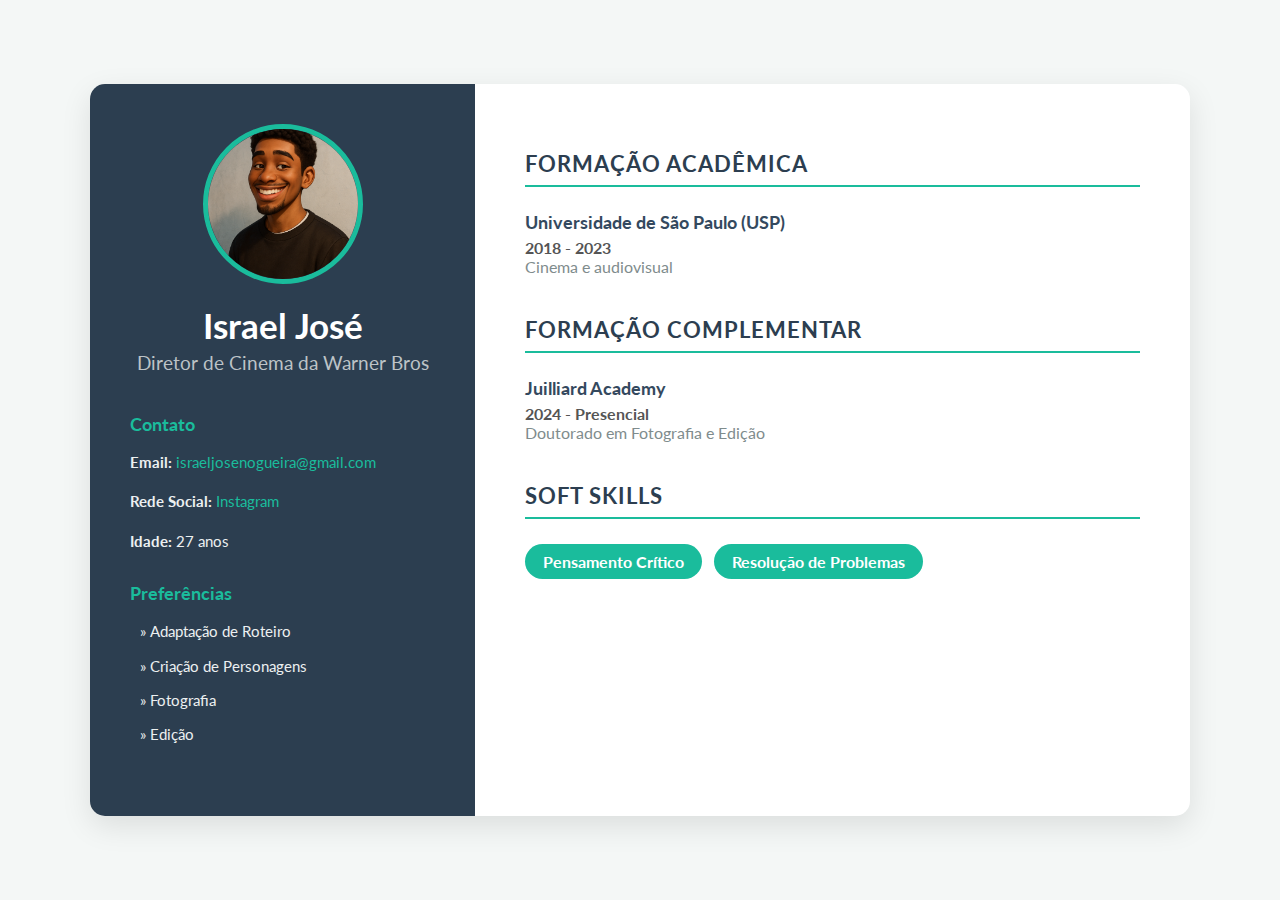
<file: curriculoWeb/index.html>
<!DOCTYPE html>
<html lang="pt-BR">
<head>
  <meta charset="UTF-8">
  <meta name="viewport" content="width=device-width, initial-scale=1.0">
  <title>Israel José - Diretor de Cinema</title>
  <link rel="icon" href="imagens/curriculo.png">
  <link rel="stylesheet" href="estilos/novo_estilo_curriculo.css">
</head>
<body>
  
<div class="container">
  
  <aside class="left-column">
    <div class="profile-container">
      <div class="profile-pic">
        <img src="../imagens/israelperfil.png" alt="Avatar de Israel José">
      </div>
      <h1>Israel José</h1>
      <h2>Diretor de Cinema da Warner Bros</h2>
    </div>

    <div class="contact-info">
      <h3>Contato</h3>
      <p><strong>Email:</strong> <a href="mailto:israeljosenogueira@gmail.com">israeljosenogueira@gmail.com</a></p>
      <p><strong>Rede Social:</strong> <a href="https://www.instagram.com/israeljosenogueira?igsh=MW5xZHBrN3owNjhsYQ==" target="_blank">Instagram</a></p>
      <p><strong>Idade:</strong> 27 anos</p>
    </div>

    <div class="preferences">
      <h3>Preferências</h3>
      <ul>
          <li>Adaptação de Roteiro</li>
          <li>Criação de Personagens</li>
          <li>Fotografia</li>
          <li>Edição</li>
      </ul>
    </div>
  </aside>
  
  <main class="right-column">
    <ol class="sections-list">

      <li class="section">
        <h2>Formação Acadêmica</h2>
        <div class="timeline-item">
          <div class="timeline-content">
            <h3><a href="https://ufmg.br/" target="_blank">Universidade de São Paulo (USP)</a></h3>
            <p><strong>2018 - 2023</strong></p>
            <p>Cinema e audiovisual</p>
          </div>
        </div>
      </li>

      <li class="section">
        <h2>Formação Complementar</h2>
        <div class="timeline-item">
          <div class="timeline-content">
            <h3><a href="https://www.juilliard.edu/" target="_blank">Juilliard Academy</a></h3>
            <p><strong>2024 - Presencial</strong></p>
            <p>Doutorado em Fotografia e Edição</p>
          </div>
        </div>
      </li>

      <li class="section">
        <h2>Soft Skills</h2>
        <div class="skills">
            <a href="conceitos/pensamento_critico.html" class="skill-tag">Pensamento Crítico</a>
            <a href="conceitos/resolucao_problemas.html" class="skill-tag">Resolução de Problemas</a>
        </div>
      </li>

    </ol>
  </main>

</div>

</body>
</html>
</file>
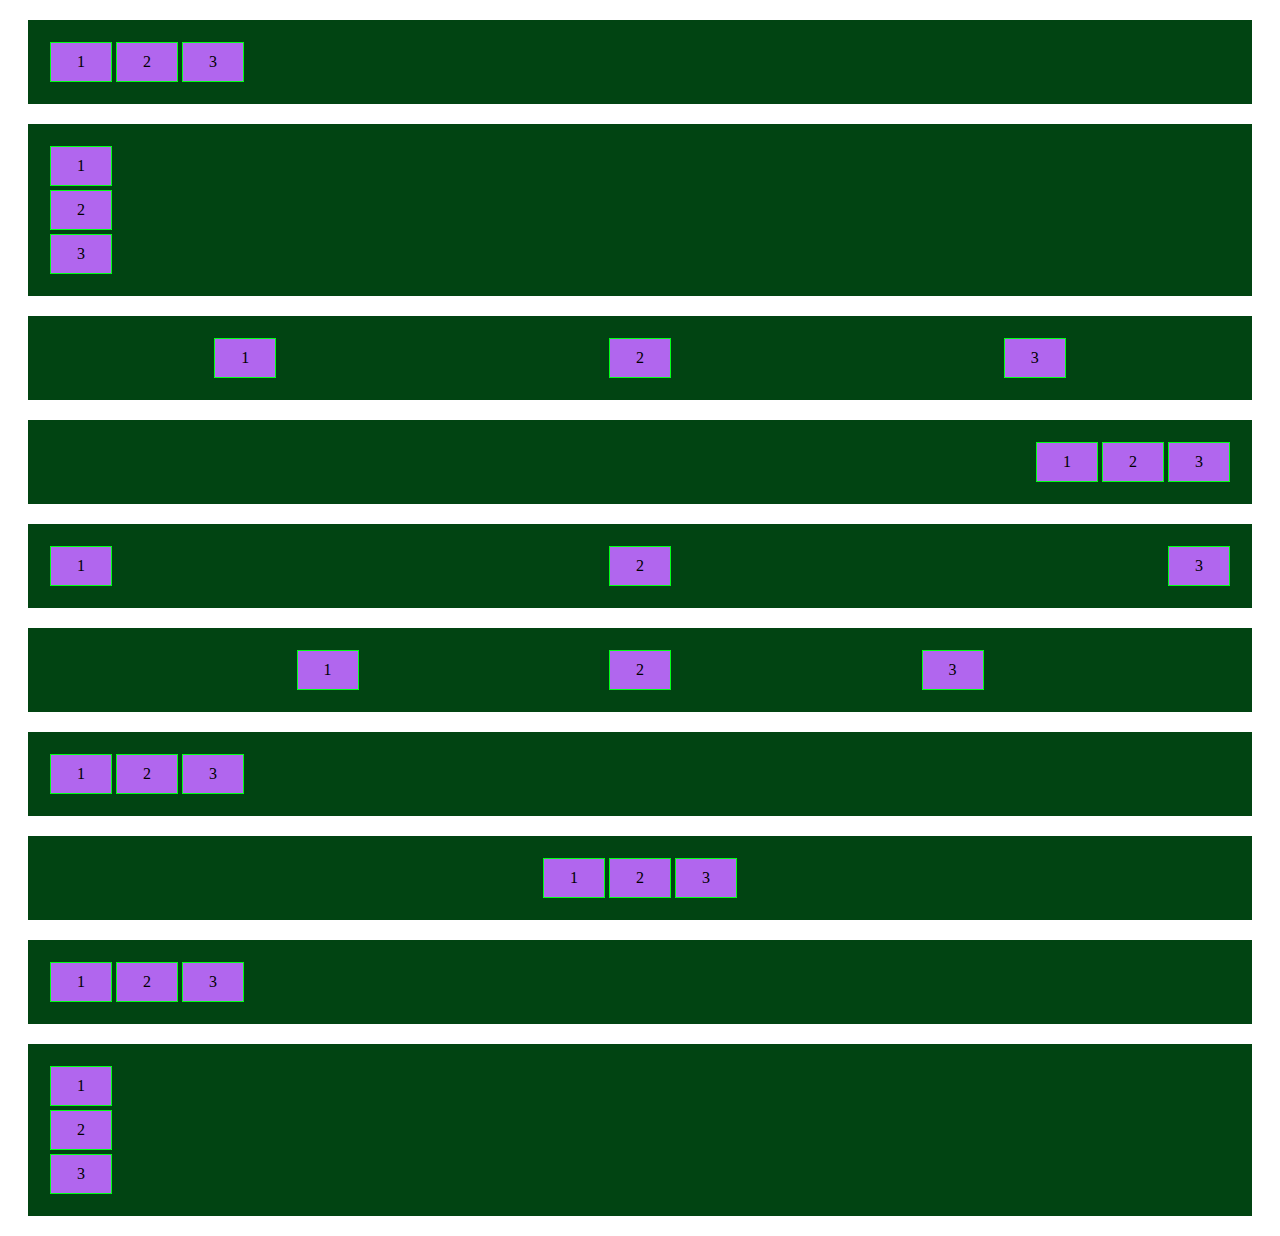
<file: flexbox.html>
<!DOCTYPE html>
<html lang="pt-br">
<head>
  <meta charset="UTF-8">
  <title>Flexbox Exemplos</title>
  <style>
    .container {
      background: #ffffff;
      margin: 20px;
      padding: 10px;
      display: flex;
    }
    .item {
      background: rgb(177, 102, 238);
      margin: 2px;
      padding: 10px;
      border: 1px solid #02ff17;
    }

    .ex1 {
      justify-content: flex-end;
      flex-direction: row-reverse;
    }

    .ex2 {
      flex-direction: column-reverse;
      align-items: flex-start;
    }

    .ex3 {
      justify-content: space-around;
    }

    .ex4 {
      justify-content: flex-end;
    }

    .ex5 {
      justify-content: space-between;
    }

    .ex6 {
      justify-content: space-evenly;
    }

    .ex7 {
      justify-content: flex-start;
    }

    .ex8 {
      justify-content: center;
    }

    .ex9 {
      justify-content: flex-start;
    }

    .ex10 {
      flex-direction: column;
      align-items: flex-start;
    }

    .container > div {
      width: 40px;
      text-align: center;
    }

    .box {
      background-color: #014412;
      padding: 20px;
    }
  </style>
</head>
<body>

  <div class="box ex1 container">
    <div class="item">3</div>
    <div class="item">2</div>
    <div class="item">1</div>
  </div>

  <div class="box ex2 container">
    <div class="item">3</div>
    <div class="item">2</div>
    <div class="item">1</div>
  </div>

  <div class="box ex3 container">
    <div class="item">1</div>
    <div class="item">2</div>
    <div class="item">3</div>
  </div>

  <div class="box ex4 container">
    <div class="item">1</div>
    <div class="item">2</div>
    <div class="item">3</div>
  </div>

  <div class="box ex5 container">
    <div class="item">1</div>
    <div class="item">2</div>
    <div class="item">3</div>
  </div>

  <div class="box ex6 container">
    <div class="item">1</div>
    <div class="item">2</div>
    <div class="item">3</div>
  </div>

  <div class="box ex7 container">
    <div class="item">1</div>
    <div class="item">2</div>
    <div class="item">3</div>
  </div>

  <div class="box ex8 container">
    <div class="item">1</div>
    <div class="item">2</div>
    <div class="item">3</div>
  </div>

  <div class="box ex9 container">
    <div class="item">1</div>
    <div class="item">2</div>
    <div class="item">3</div>
  </div>

  <div class="box ex10 container">
    <div class="item">1</div>
    <div class="item">2</div>
    <div class="item">3</div>
  </div>

</body>
</html>
</file>
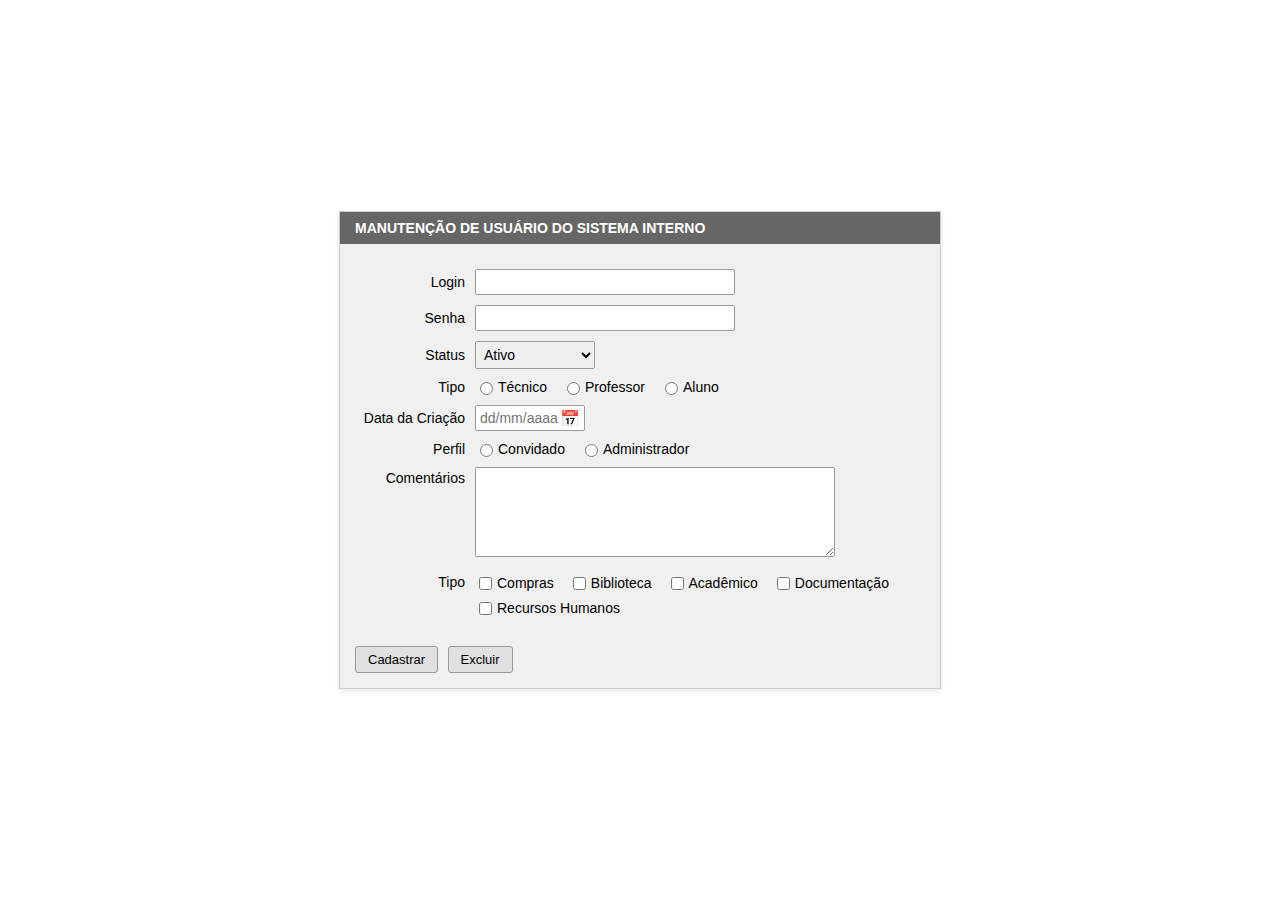
<file: formulario.html>
<!DOCTYPE html>
<html lang="pt-br">
<head>
<meta charset="UTF-8">
<meta name="viewport" content="width=device-width, initial-scale=1.0">
<title>Manutenção de Usuário do Sistema Interno</title>
<style>
    /* Estilos Gerais */
    body {
        font-family: Arial, Helvetica, sans-serif;
        background-color: #fff;
        display: flex;
        justify-content: center;
        align-items: center;
        height: 100vh;
        margin: 0;
    }

    /* Container Principal do Formulário */
    .form-container {
        border: 1px solid #ccc;
        background-color: #f0f0f0;
        width: 600px;
        padding: 0;
        box-shadow: 0 2px 5px rgba(0,0,0,0.1);
    }

    /* Cabeçalho do Formulário */
    .form-header {
        background-color: #666;
        color: white;
        padding: 8px 15px;
        font-weight: bold;
        font-size: 14px;
        margin-bottom: 20px;
    }

    /* Tabela para alinhamento do formulário */
    .form-table {
        border-collapse: collapse;
        width: 100%;
        padding: 0 15px;
    }

    .form-table td {
        padding: 5px;
        vertical-align: middle;
    }

    /* Estilo para as labels (texto à esquerda) */
    .form-table td.label {
        text-align: right;
        width: 120px;
        font-size: 14px;
        font-weight: normal;
    }

    /* Estilos para os campos de entrada */
    input[type="text"],
    input[type="password"],
    select,
    textarea {
        border: 1px solid #999;
        padding: 4px;
        border-radius: 2px;
        font-size: 14px;
    }

    input[type="text"],
    input[type="password"] {
        width: 250px;
    }

    select {
        width: 120px;
    }

    /* Placeholder para o campo de data */
    .date-input-wrapper {
        position: relative;
        display: inline-block;
    }
    
    .date-input-wrapper input {
        width: 100px;
    }

    .date-input-wrapper::after {
        content: '📅';
        position: absolute;
        right: 5px;
        top: 50%;
        transform: translateY(-50%);
        font-size: 16px;
        pointer-events: none;
    }
    
    /* Área de texto para comentários */
    textarea {
        width: 350px;
        height: 80px;
        resize: vertical;
    }

    /* Alinhamento de radio buttons e checkboxes */
    .options-group, .checkbox-group {
        display: flex;
        align-items: center;
        flex-wrap: wrap;
    }
    
    .options-group label, .checkbox-group label {
        margin-right: 15px;
        font-size: 14px;
        display: flex;
        align-items: center;
    }
    
    input[type="radio"], input[type="checkbox"] {
        margin-right: 5px;
    }

    /* Linha dos checkboxes */
    .checkbox-group {
        line-height: 1.8;
    }
    
    /* Container dos botões */
    .form-buttons {
        padding: 20px 15px 15px 15px;
    }

    /* Estilo dos botões */
    .btn {
        padding: 5px 12px;
        border: 1px solid #999;
        background-color: #e0e0e0;
        font-size: 13px;
        cursor: pointer;
        margin-right: 5px;
        border-radius: 3px;
    }
    
    .btn:hover {
        background-color: #d0d0d0;
    }
</style>
</head>
<body>

<div class="form-container">
    <div class="form-header">
        MANUTENÇÃO DE USUÁRIO DO SISTEMA INTERNO
    </div>

    <form action="#" method="post">
        <table class="form-table">
            <tbody>
                <tr>
                    <td class="label">Login</td>
                    <td><input type="text" name="login"></td>
                </tr>
                <tr>
                    <td class="label">Senha</td>
                    <td><input type="password" name="senha"></td>
                </tr>
                <tr>
                    <td class="label">Status</td>
                    <td>
                        <select name="status">
                            <option value="ativo" selected>Ativo</option>
                            <option value="inativo">Inativo</option>
                        </select>
                    </td>
                </tr>
                <tr>
                    <td class="label">Tipo</td>
                    <td class="options-group">
                        <label><input type="radio" name="tipo_usuario" value="tecnico"> Técnico</label>
                        <label><input type="radio" name="tipo_usuario" value="professor"> Professor</label>
                        <label><input type="radio" name="tipo_usuario" value="aluno"> Aluno</label>
                    </td>
                </tr>
                <tr>
                    <td class="label">Data da Criação</td>
                    <td>
                        <div class="date-input-wrapper">
                             <input type="text" name="data_criacao" placeholder="dd/mm/aaaa">
                        </div>
                    </td>
                </tr>
                <tr>
                    <td class="label">Perfil</td>
                    <td class="options-group">
                        <label><input type="radio" name="perfil" value="convidado"> Convidado</label>
                        <label><input type="radio" name="perfil" value="administrador"> Administrador</label>
                    </td>
                </tr>
                <tr>
                    <td class="label" style="vertical-align: top; padding-top: 8px;">Comentários</td>
                    <td><textarea name="comentarios"></textarea></td>
                </tr>
                <tr>
                    <td class="label" style="vertical-align: top; padding-top: 8px;">Tipo</td>
                    <td class="checkbox-group">
                        <label><input type="checkbox" name="tipo_acesso[]" value="compras"> Compras</label>
                        <label><input type="checkbox" name="tipo_acesso[]" value="biblioteca"> Biblioteca</label>
                        <label><input type="checkbox" name="tipo_acesso[]" value="academico"> Acadêmico</label>
                        <label><input type="checkbox" name="tipo_acesso[]" value="documentacao"> Documentação</label>
                        <label><input type="checkbox" name="tipo_acesso[]" value="rh"> Recursos Humanos</label>
                    </td>
                </tr>
            </tbody>
        </table>
        
        <div class="form-buttons">
            <button type="submit" class="btn">Cadastrar</button>
            <button type="button" class="btn">Excluir</button>
        </div>
    </form>
</div>

</body>
</html>
</file>
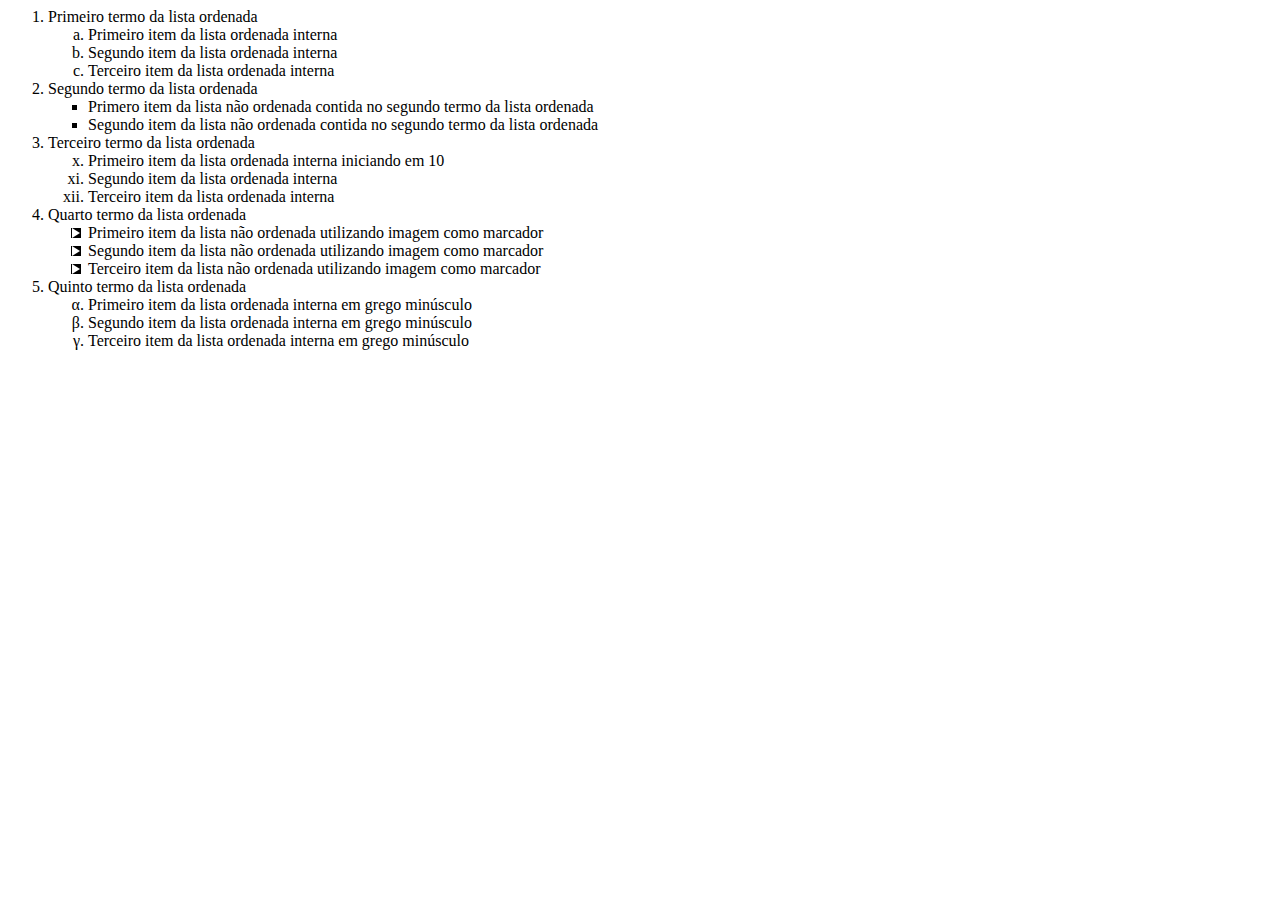
<file: lista.html>
<HTML>
    <head>
    <style>
        ol{
            list-style: decimal;

        }
    </style>
    </head>
    <body>
        <ol>
            <li>Primeiro termo da lista ordenada</li>

            <ol style="list-style: lower-alpha;">
                <li>Primeiro item da lista ordenada interna</li>
                <li>Segundo item da lista ordenada interna</li>
                <li>Terceiro item da lista ordenada interna</li>
            </ol>

            <li>Segundo termo da lista ordenada</li>

            <ul style="list-style: square;">
                <li>Primero item da lista não ordenada contida no segundo termo da lista ordenada</li>
                <li>Segundo item da lista não ordenada contida no segundo termo da lista ordenada</li>
            </ul>

            <li>Terceiro termo da lista ordenada</li>

            <ol style="list-style: lower-roman;" start="10">
                <li>Primeiro item da lista ordenada interna iniciando em 10</li>
                <li>Segundo item da lista ordenada interna</li>
                <li>Terceiro item da lista ordenada interna</li>
            </ol>

            <li>Quarto termo da lista ordenada</li>

            <ul style="list-style-image: url('imagens/seta.gif')";>
                <li>Primeiro item da lista não ordenada utilizando imagem como marcador</li>
                <li>Segundo item da lista não ordenada utilizando imagem como marcador</li>
                <li>Terceiro item da lista não ordenada utilizando imagem como marcador</li>
            </ul>

            <li>Quinto termo da lista ordenada</li>

            <ul style="list-style: lower-greek;">
                <li>Primeiro item da lista ordenada interna em grego minúsculo</li>
                <li>Segundo item da lista ordenada interna em grego minúsculo</li>
                <li>Terceiro item da lista ordenada interna em grego minúsculo</li>
            </ul>

        </ol>
        
    </body>
</HTML>
</file>
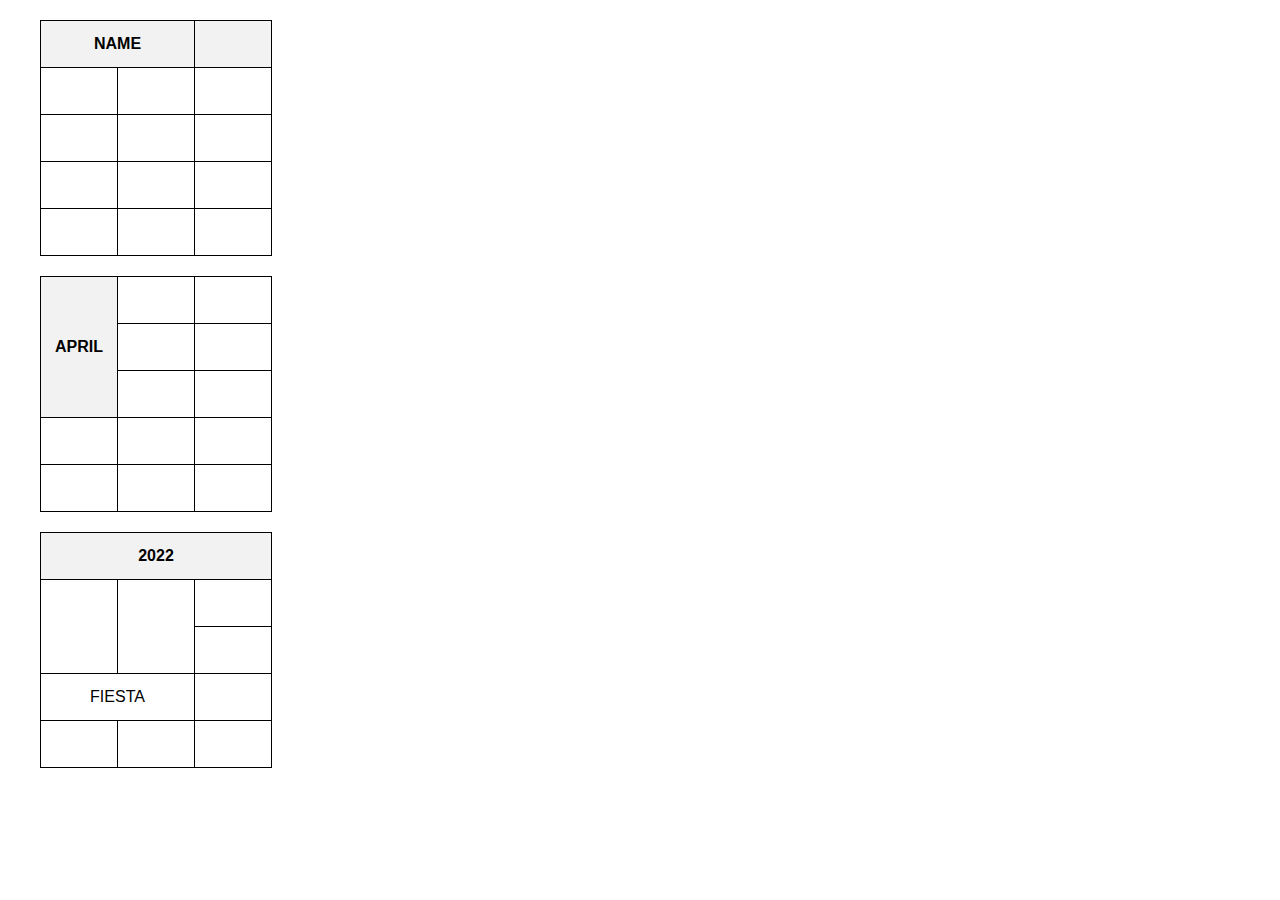
<file: tabela.html>
<!DOCTYPE html>
<html lang="pt-BR">
<head>
    <meta charset="UTF-8">
    <title>Tabelas Layout</title>
    <style>
        body {
            font-family: Arial, sans-serif;
            margin: 20px;
        }
        
        table {
            border-collapse: collapse;
            margin-bottom: 30px;
        }
        
        td, th {
            border: 1px solid black;
            padding: 8px;
            min-width: 80px;
            height: 30px;
        }
        
        .table1 th {
            text-align: left;
        }
        
        .table2 th {
            text-align: center;
        }
        
        h2 {
            color: #333;
            border-bottom: 2px solid #666;
            padding-bottom: 5px;
            margin-top: 40px;
        }
    </style>
</head>
<body>

<head>
    <meta charset="UTF-8">
    <title>Tabela Modificada</title>
    <style>
        table {
            border-collapse: collapse;
            margin: 20px;
        }
        td, th {
            border: 1px solid black;
            padding: 8px;
            text-align: center;
        }
        th {
            background-color: #f2f2f2;
        }
    </style>
</head>
<body>

<table>
   
    <tr>
        <th colspan="2">NAME</th>
        <th></th>  
    </tr>
    

    <tr>
        <td></td>
        <td></td>
        <td></td>
    </tr>
    <tr>
        <td></td>
        <td></td>
        <td></td>
    </tr>
    <tr>
        <td></td>
        <td></td>
        <td></td>
    </tr>
    <tr>
        <td></td>
        <td></td>
        <td></td>
    </tr>
</table>

</body>


<head>
    <meta charset="UTF-8">
    <title>Tabela APRIL</title>
    <style>
        table {
            border-collapse: collapse;
            margin: 20px;
        }
        td, th {
            border: 1px solid black;
            padding: 8px;
            text-align: center;
            min-width: 60px;
        }
        th {
            background-color: #f2f2f2;
        }
    </style>


<table>
    
    <tr>
        <th rowspan="3">APRIL</th>
        <td></td>  
        <td></td>  
    </tr>
    
  
    <tr>
        <td></td>
        <td></td>
    </tr>
    

    <tr>
        <td></td>
        <td></td>
    </tr>
    

    <tr>
        <td></td>  
        <td></td>
        <td></td>
    </tr>
    
    <tr>
        <td></td>
        <td></td>
        <td></td>
    </tr>

 <table>
    <tr>
        <th colspan="3">2022</th>
    </tr>
    <tr>
        <td rowspan="2"></td>
        <td rowspan="2"></td>
        <td></td>
    </tr>
    <tr>
        <td></td>
    </tr>
    <tr>
        <td colspan="2">FIESTA</td>
        <td></td>
    </tr>
    <tr>
        <td></td>
        <td></td>
        <td></td>
    </tr>
</table>
</body>
</html>
</file>
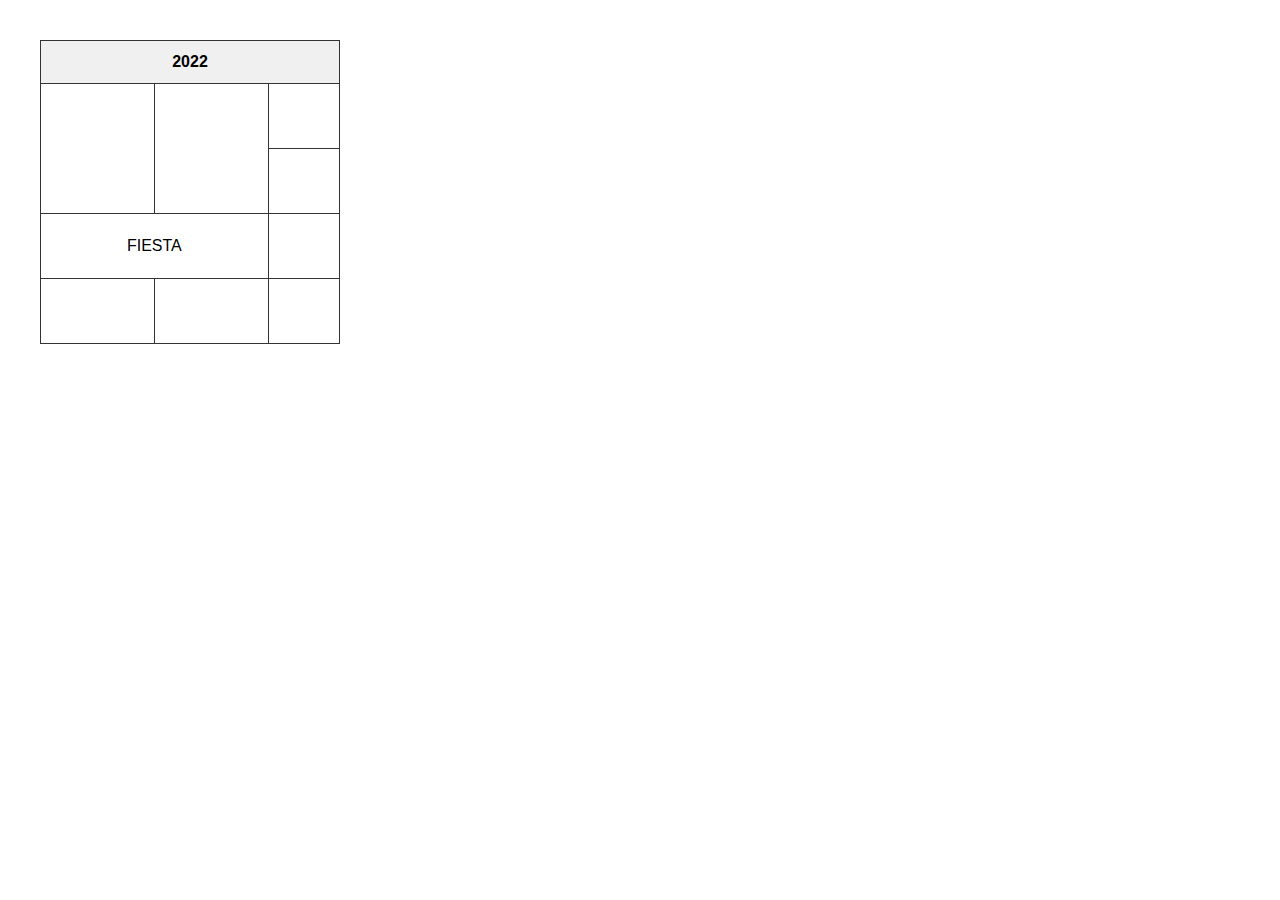
<file: test.html>
<!DOCTYPE html>
<html lang="pt-BR">
<head>
    <meta charset="UTF-8">
    <title>Tabela Layout</title>
    <style>
        body {
            font-family: Arial, sans-serif;
            margin: 40px;
        }
        table {
            border-collapse: collapse;
            width: 300px;
        }
        td, th {
            border: 1px solid #333;
            padding: 12px;
            text-align: center;
        }
        th {
            background-color: #f0f0f0;
            font-weight: bold;
        }
        td {
            height: 40px;
            vertical-align: middle;
        }
    </style>
</head>
<body>

<table>
    <tr>
        <th colspan="3">2022</th>
    </tr>
    <tr>
        <td rowspan="2"></td>
        <td rowspan="2"></td>
        <td></td>
    </tr>
    <tr>
        <td></td>
    </tr>
    <tr>
        <td colspan="2">FIESTA</td>
        <td></td>
    </tr>
    <tr>
        <td></td>
        <td></td>
        <td></td>
    </tr>
</table>

</body>
</html>
</file>
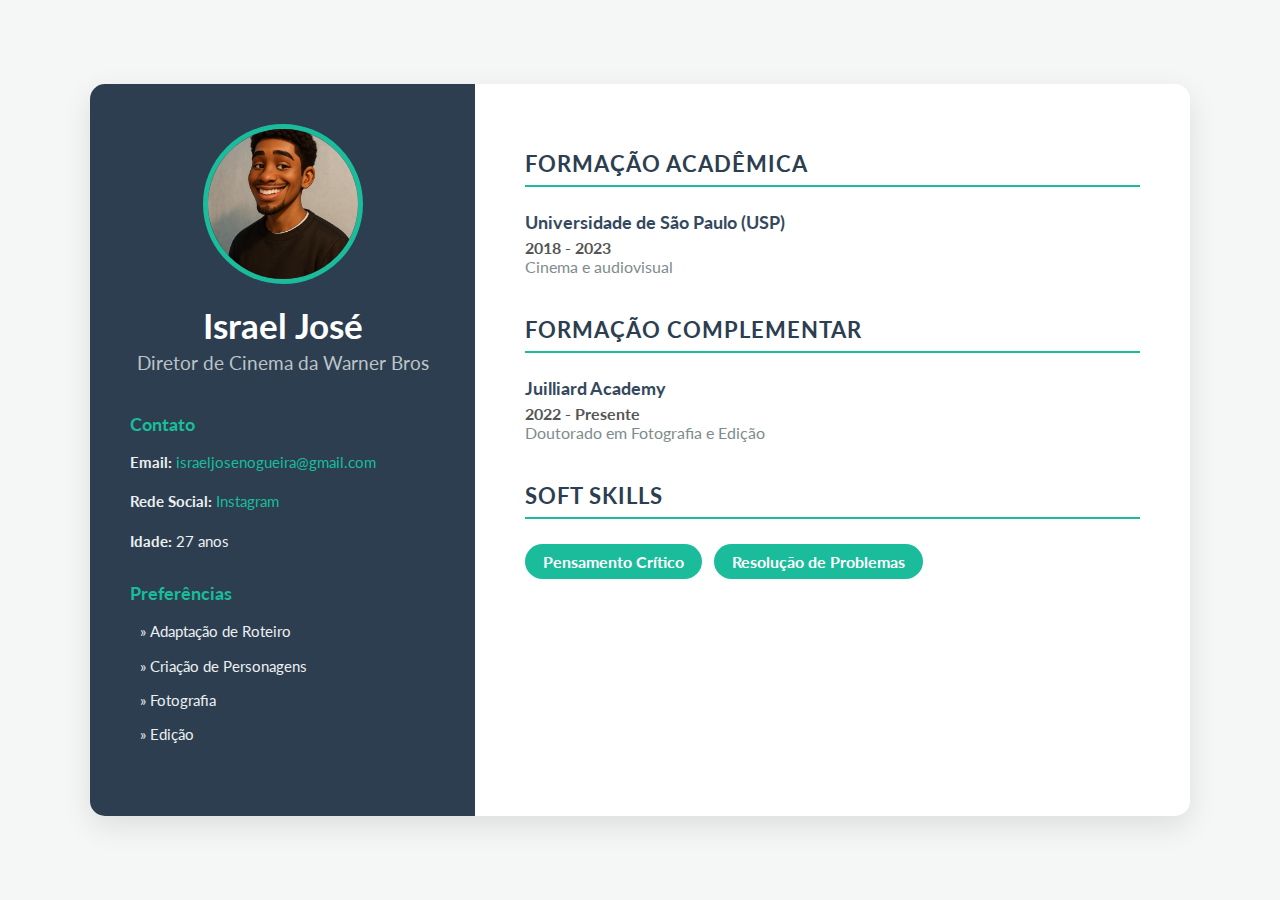
<file: curriculoWeb/curriculo.html>
<!DOCTYPE html>
<html lang="pt-BR">
<head>
  <meta charset="UTF-8">
  <meta name="viewport" content="width=device-width, initial-scale=1.0">
  <title>Juliana Santos - Desenvolvedora Full-Stack</title>
  <link rel="icon" href="imagens/curriculo.png">
  <link rel="stylesheet" href="estilos/novo_estilo_curriculo.css">
</head>
<body>

<div class="container">
  
  <aside class="left-column">
    <div class="profile-container">
      <div class="profile-pic">
        <img src="../imagens/israelperfil.png" alt="Avatar de Israel José">
      </div>
      <h1>Israel José</h1>
      <h2>Diretor de Cinema da Warner Bros</h2>
    </div>

    <div class="contact-info">
      <h3>Contato</h3>
      <p><strong>Email:</strong> <a href="mailto:israeljosenogueira@gmail.com">israeljosenogueira@gmail.com</a></p>
      <p><strong>Rede Social:</strong> <a href="https://www.instagram.com/israeljosenogueira?igsh=MW5xZHBrN3owNjhsYQ==" target="_blank">Instagram</a></p>
      <p><strong>Idade:</strong> 27 anos</p>
    </div>

    <div class="preferences">
      <h3>Preferências</h3>
      <ul>
          <li>Adaptação de Roteiro</li>
          <li>Criação de Personagens</li>
          <li>Fotografia</li>
          <li>Edição</li>
      </ul>
    </div>
  </aside>
  
  <main class="right-column">
    <ol class="sections-list">

      <li class="section">
        <h2>Formação Acadêmica</h2>
        <div class="timeline-item">
          <div class="timeline-content">
            <h3><a href="https://ufmg.br/" target="_blank">Universidade de São Paulo (USP)</a></h3>
            <p><strong>2018 - 2023</strong></p>
            <p>Cinema e audiovisual</p>
          </div>
        </div>
      </li>

      <li class="section">
        <h2>Formação Complementar</h2>
        <div class="timeline-item">
          <div class="timeline-content">
            <h3><a href="https://www.juilliard.edu/" target="_blank">Juilliard Academy</a></h3>
            <p><strong>2022 - Presente</strong></p>
            <p>Doutorado em Fotografia e Edição</p>
          </div>
        </div>
      </li>

      <li class="section">
        <h2>Soft Skills</h2>
        <div class="skills">
            <a href="conceitos/pensamento_critico.html" class="skill-tag">Pensamento Crítico</a>
            <a href="conceitos/resolucao_problemas.html" class="skill-tag">Resolução de Problemas</a>
        </div>
      </li>

    </ol>
  </main>

</div>

</body>
</html>
</file>
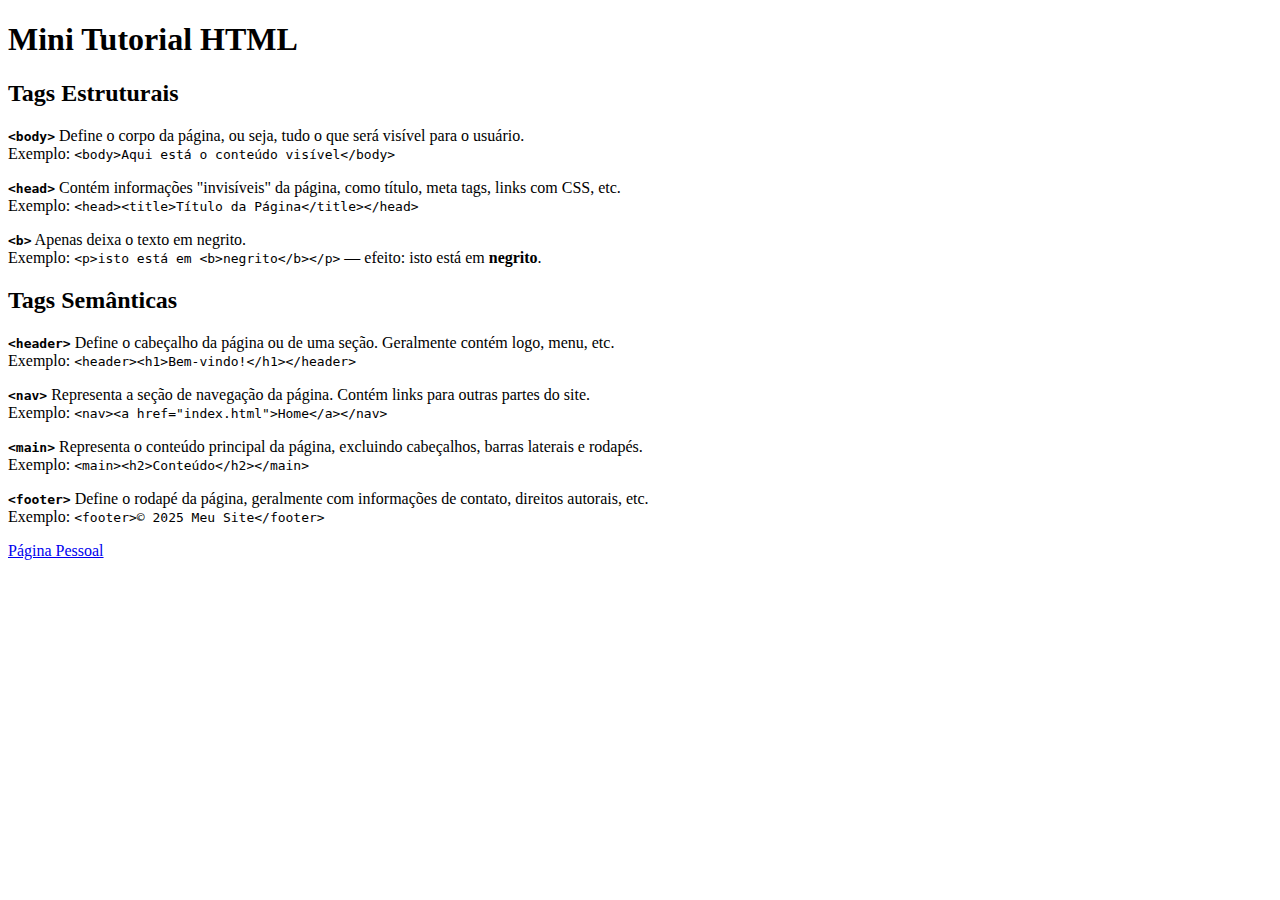
<file: tutorial/minitutorial.html>
<!DOCTYPE html>
<html lang="pt-br">
<head>
  <meta charset="UTF-8">
  <title>Mini Tutorial HTML</title>
</head>
<body>

  <h1>Mini Tutorial HTML</h1>

  <h2>Tags Estruturais</h2>

  <p>
    <strong><code>&lt;body&gt;</code></strong> Define o corpo da página, ou seja, tudo o que será visível para o usuário.
    <br>Exemplo: 
    <code>&lt;body&gt;Aqui está o conteúdo visível&lt;/body&gt;</code>
  </p>

  <p>
    <strong><code>&lt;head&gt;</code></strong> Contém informações "invisíveis" da página, como título, meta tags, links com CSS, etc.
    <br>Exemplo: 
    <code>&lt;head&gt;&lt;title&gt;Título da Página&lt;/title&gt;&lt;/head&gt;</code>
  </p>

  <p>
    <strong><code>&lt;b&gt;</code></strong> Apenas deixa o texto em negrito.  
    <br>Exemplo: 
    <code>&lt;p&gt;isto está em &lt;b&gt;negrito&lt;/b&gt;&lt;/p&gt;</code> — efeito: isto está em <b>negrito</b>.
  </p>


  <h2>Tags Semânticas</h2>

  <p>
    <strong><code>&lt;header&gt;</code></strong> Define o cabeçalho da página ou de uma seção. Geralmente contém logo, menu, etc.  
    <br>Exemplo: 
    <code>&lt;header&gt;&lt;h1&gt;Bem-vindo!&lt;/h1&gt;&lt;/header&gt;</code>
  </p>

  <p>
    <strong><code>&lt;nav&gt;</code></strong> Representa a seção de navegação da página. Contém links para outras partes do site.  
    <br>Exemplo: 
    <code>&lt;nav&gt;&lt;a href="index.html"&gt;Home&lt;/a&gt;&lt;/nav&gt;</code>
  </p>

  <p>
    <strong><code>&lt;main&gt;</code></strong> Representa o conteúdo principal da página, excluindo cabeçalhos, barras laterais e rodapés.  
    <br>Exemplo: 
    <code>&lt;main&gt;&lt;h2&gt;Conteúdo&lt;/h2&gt;&lt;/main&gt;</code>
  </p>

  <p>
    <strong><code>&lt;footer&gt;</code></strong> Define o rodapé da página, geralmente com informações de contato, direitos autorais, etc.  
    <br>Exemplo: 
    <code>&lt;footer&gt;&copy; 2025 Meu Site&lt;/footer&gt;</code>
  </p>

  <a href="/index.html">Página Pessoal<br></a>


</body>
</html>
</file>
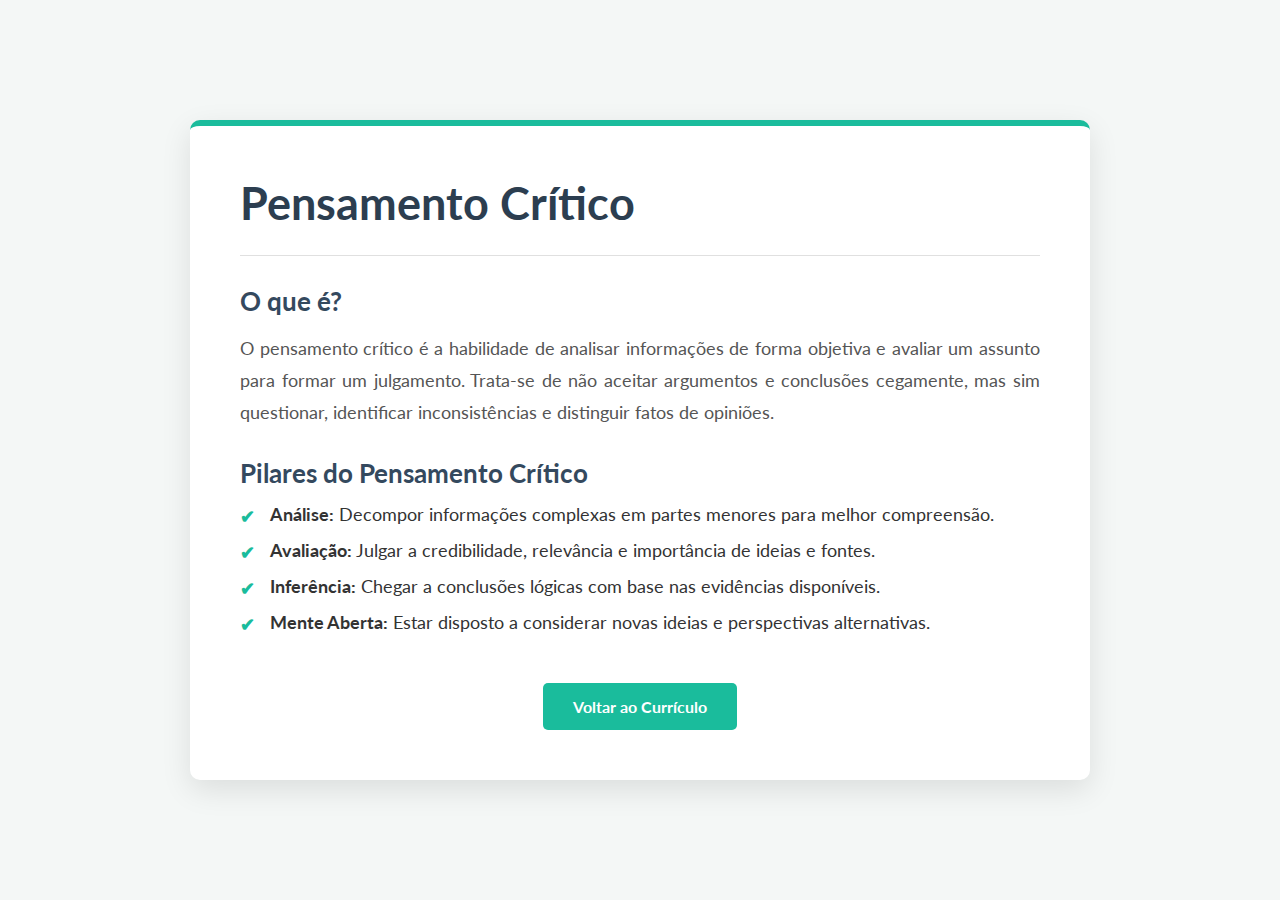
<file: curriculoWeb/conceitos/pensamento_critico.html>
<!DOCTYPE html>
<html lang="pt-BR">
<head>
  <meta charset="UTF-8">
  <meta name="viewport" content="width=device-width, initial-scale=1.0">
  <title>Conceito de Pensamento Crítico</title>
  <link rel="stylesheet" href="/curriculoWeb/estilos/novo_estilo_conceito.css">
</head>
<body>

  <div class="page-container">
    <header>
      <h1>Pensamento Crítico</h1>
    </header>

    <main>
      <section>
        <h2>O que é?</h2>
        <p>
          O pensamento crítico é a habilidade de analisar informações de forma objetiva e avaliar um assunto para formar um julgamento. Trata-se de não aceitar argumentos e conclusões cegamente, mas sim questionar, identificar inconsistências e distinguir fatos de opiniões.
        </p>
      </section>

      <section>
        <h2>Pilares do Pensamento Crítico</h2>
        <ul>
          <li><strong>Análise:</strong> Decompor informações complexas em partes menores para melhor compreensão.</li>
          <li><strong>Avaliação:</strong> Julgar a credibilidade, relevância e importância de ideias e fontes.</li>
          <li><strong>Inferência:</strong> Chegar a conclusões lógicas com base nas evidências disponíveis.</li>
          <li><strong>Mente Aberta:</strong> Estar disposto a considerar novas ideias e perspectivas alternativas.</li>
        </ul>
      </section>
      
      <div class="back-link-container">
        <a href="../curriculo.html" class="back-link">Voltar ao Currículo</a>
      </div>
    </main>
  </div>

</body>
</html>
</file>
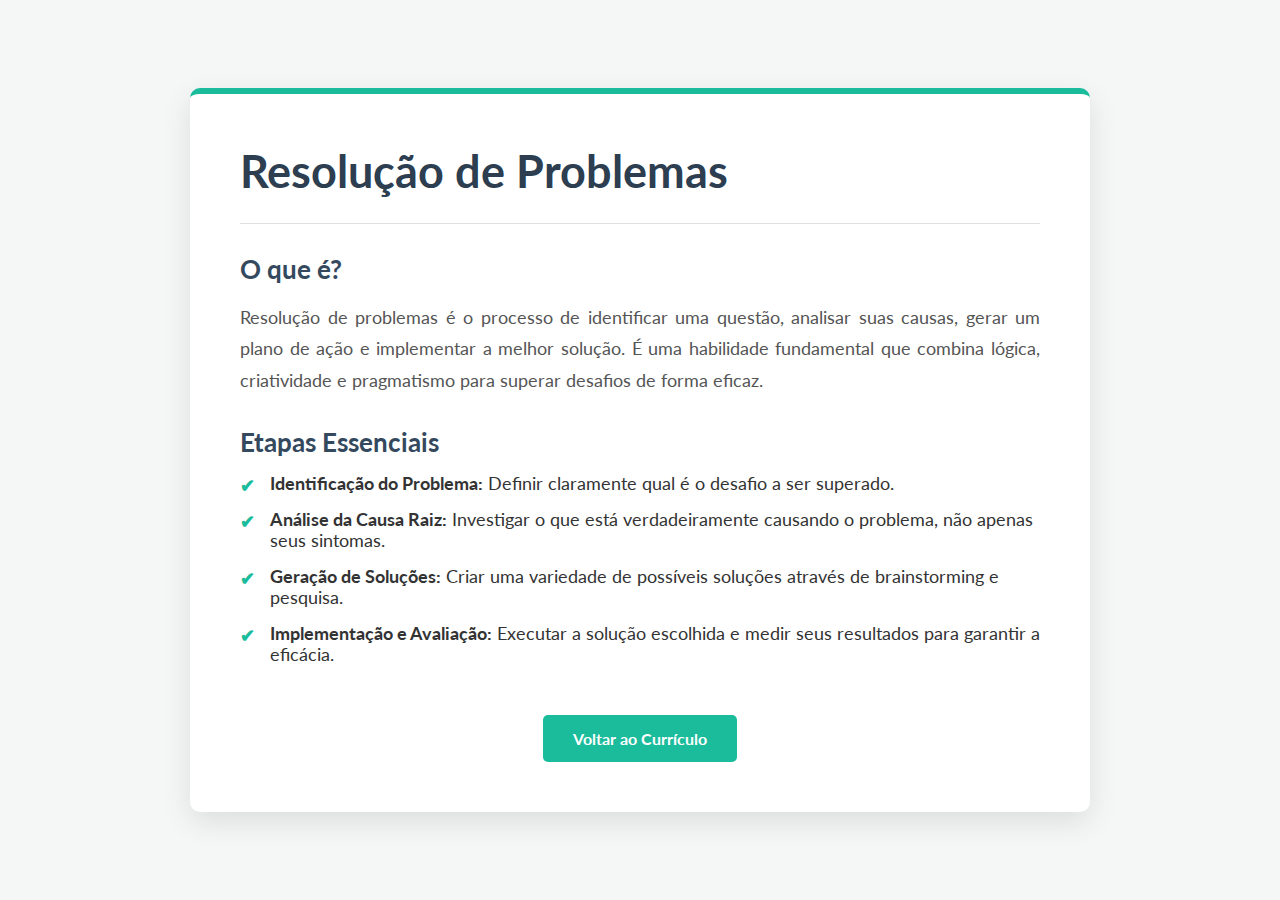
<file: curriculoWeb/conceitos/resolucao_problemas.html>
<!DOCTYPE html>
<html lang="pt-BR">
<head>
  <meta charset="UTF-8">
  <meta name="viewport" content="width=device-width, initial-scale=1.0">
  <title>Conceito de Resolução de Problemas</title>
  <link rel="stylesheet" href="/curriculoWeb/estilos/novo_estilo_conceito.css">
</head>
<body>

  <div class="page-container">
    <header>
      <h1>Resolução de Problemas</h1>
    </header>

    <main>
      <section>
        <h2>O que é?</h2>
        <p>
          Resolução de problemas é o processo de identificar uma questão, analisar suas causas, gerar um plano de ação e implementar a melhor solução. É uma habilidade fundamental que combina lógica, criatividade e pragmatismo para superar desafios de forma eficaz.
        </p>
      </section>

      <section>
        <h2>Etapas Essenciais</h2>
        <ul>
          <li><strong>Identificação do Problema:</strong> Definir claramente qual é o desafio a ser superado.</li>
          <li><strong>Análise da Causa Raiz:</strong> Investigar o que está verdadeiramente causando o problema, não apenas seus sintomas.</li>
          <li><strong>Geração de Soluções:</strong> Criar uma variedade de possíveis soluções através de brainstorming e pesquisa.</li>
          <li><strong>Implementação e Avaliação:</strong> Executar a solução escolhida e medir seus resultados para garantir a eficácia.</li>
        </ul>
      </section>

      <div class="back-link-container">
        <a href="../curriculo.html" class="back-link">Voltar ao Currículo</a>
      </div>
    </main>
  </div>

</body>
</html>
</file>
<file: curriculoWeb/estilos/novo_estilo_curriculo.css>
@import url('https://fonts.googleapis.com/css2?family=Lato:wght@400;700&display=swap');

body {
  font-family: 'Lato', sans-serif;
  background-color: #f4f7f6;
  color: #555;
  margin: 0;
  padding: 40px;
  display: flex;
  justify-content: center;
  align-items: center;
  min-height: 100vh;
  box-sizing: border-box;
}

.container {
  max-width: 1100px;
  width: 100%;
  background-color: #ffffff;
  box-shadow: 0 10px 30px rgba(0, 0, 0, 0.1);
  border-radius: 15px;
  overflow: hidden;
  display: flex;
}

h1, h2, h3 {
  font-weight: 700;
  margin: 0;
}

h1 { font-size: 2.2rem; color: #ffffff; }
h2 { font-size: 1.4rem; color: #2c3e50; border-bottom: 2px solid #1abc9c; padding-bottom: 8px; margin-bottom: 25px; text-transform: uppercase; letter-spacing: 1px; }
h3 { font-size: 1.1rem; color: #1abc9c; margin-bottom: 10px; }

/* --- Coluna da Esquerda (Sidebar) --- */
.left-column {
  width: 35%;
  background-color: #2c3e50;
  color: #ecf0f1;
  padding: 40px;
  box-sizing: border-box;
}

.profile-container { text-align: center; margin-bottom: 40px; }
.profile-pic {
  width: 150px;
  height: 150px;
  border-radius: 50%;
  margin: 0 auto 20px auto;
  border: 5px solid #1abc9c;
  overflow: hidden;
}
.profile-pic img { width: 100%; height: 100%; object-fit: cover; }
.profile-container h2 { font-size: 1.2rem; color: #bdc3c7; font-weight: 400; border: none; margin: 5px 0 0 0; padding: 0; text-transform: none; letter-spacing: 0; }

.contact-info p, .preferences ul { font-size: 0.95rem; line-height: 1.6; }
.contact-info a { color: #1abc9c; text-decoration: none; transition: color 0.3s ease; }
.contact-info a:hover { color: #ffffff; }
.contact-info, .preferences { margin-bottom: 30px; }
.preferences ul { list-style-type: '» '; padding-left: 20px; }
.preferences li { margin-bottom: 10px; }

/* --- Coluna da Direita (Conteúdo Principal) --- */
.right-column {
  width: 65%;
  padding: 50px;
  box-sizing: border-box;
}

.sections-list {
  list-style-type: none;
  padding: 0;
}

.section { margin-bottom: 40px; }

.timeline-item { position: relative; }
.timeline-content h3 { color: #34495e; margin-bottom: 5px; }
.timeline-content h3 a { color: inherit; text-decoration: none; }
.timeline-content h3 a:hover { text-decoration: underline; }
.timeline-content p { margin: 0; color: #7f8c8d; }
.timeline-content p strong { font-weight: 700; color: #555; }

.skills { display: flex; flex-wrap: wrap; gap: 12px; }
.skill-tag {
  background-color: #1abc9c;
  color: #ffffff;
  padding: 8px 18px;
  border-radius: 20px;
  font-size: 1rem;
  font-weight: 700;
  text-decoration: none;
  transition: background-color 0.3s ease, transform 0.2s ease;
}
.skill-tag:hover {
  background-color: #16a085;
  transform: translateY(-2px);
}
</file>
<file: curriculoWeb/estilos/novo_estilo_conceito.css>
@import url('https://fonts.googleapis.com/css2?family=Lato:wght@400;700&display=swap');

body {
  font-family: 'Lato', sans-serif;
  background-color: #f4f7f6;
  color: #333;
  display: flex;
  justify-content: center;
  align-items: center;
  min-height: 100vh;
  margin: 0;
  padding: 20px;
  box-sizing: border-box;
}

.page-container {
  max-width: 800px;
  width: 100%;
  background-color: #ffffff;
  padding: 50px;
  border-radius: 10px;
  box-shadow: 0 10px 30px rgba(0, 0, 0, 0.1);
  border-top: 6px solid #1abc9c;
}

h1 {
  font-size: 2.8rem;
  font-weight: 700;
  color: #2c3e50;
  margin-top: 0;
  margin-bottom: 25px;
  border-bottom: 1px solid #e0e0e0;
  padding-bottom: 25px;
}

h2 {
  font-size: 1.6rem;
  color: #34495e;
  margin-top: 30px;
  margin-bottom: 15px;
}

p {
  font-size: 1.1rem;
  line-height: 1.8;
  text-align: justify;
  color: #555;
}

ul {
  list-style-type: none;
  padding-left: 0;
}

li {
  font-size: 1.1rem;
  margin-bottom: 15px;
  padding-left: 30px;
  position: relative;
}

li::before {
  content: '✔';
  color: #1abc9c;
  font-weight: bold;
  position: absolute;
  left: 0;
  top: 2px;
}

.back-link-container {
  text-align: center;
  margin-top: 50px;
}

.back-link {
  display: inline-block;
  background-color: #1abc9c;
  color: #ffffff;
  padding: 14px 30px;
  border-radius: 5px;
  text-decoration: none;
  font-weight: bold;
  transition: background-color 0.3s ease, transform 0.2s ease;
}

.back-link:hover {
  background-color: #16a085;
  transform: translateY(-2px);
}
</file>
